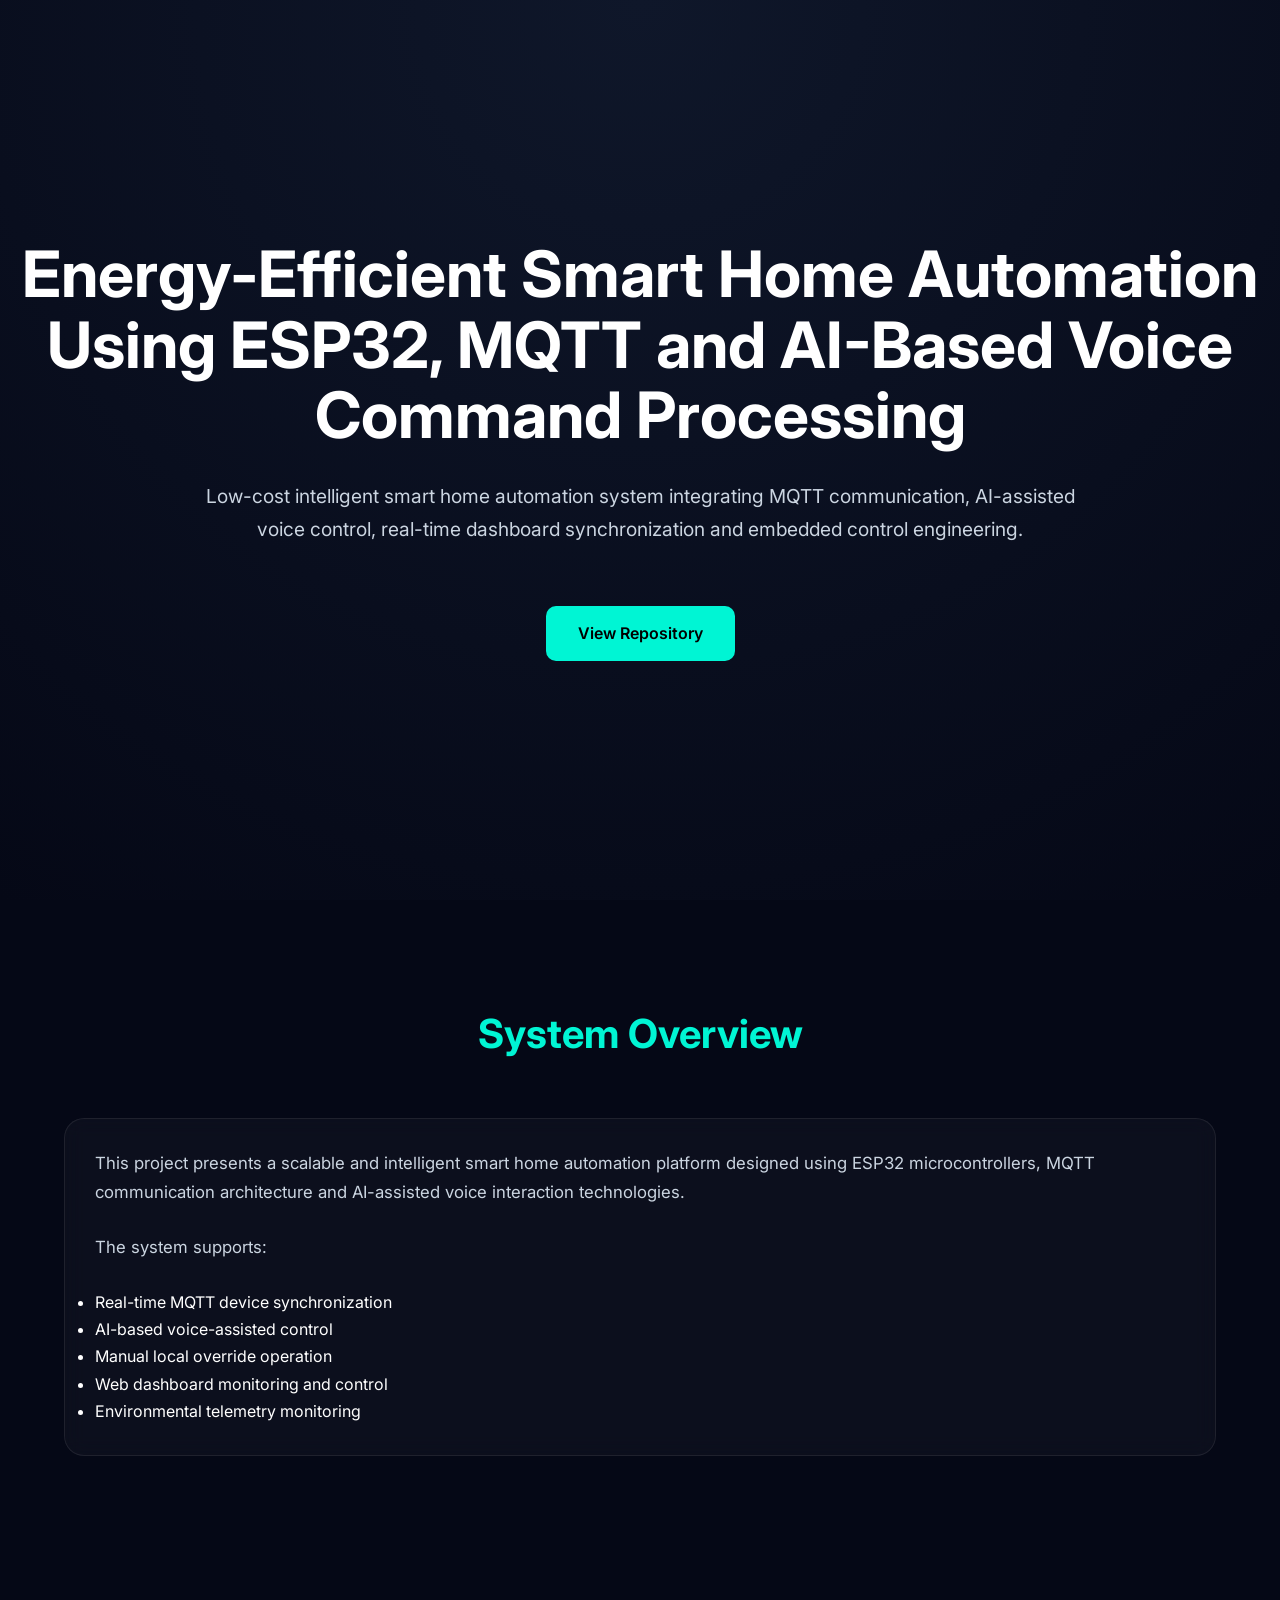
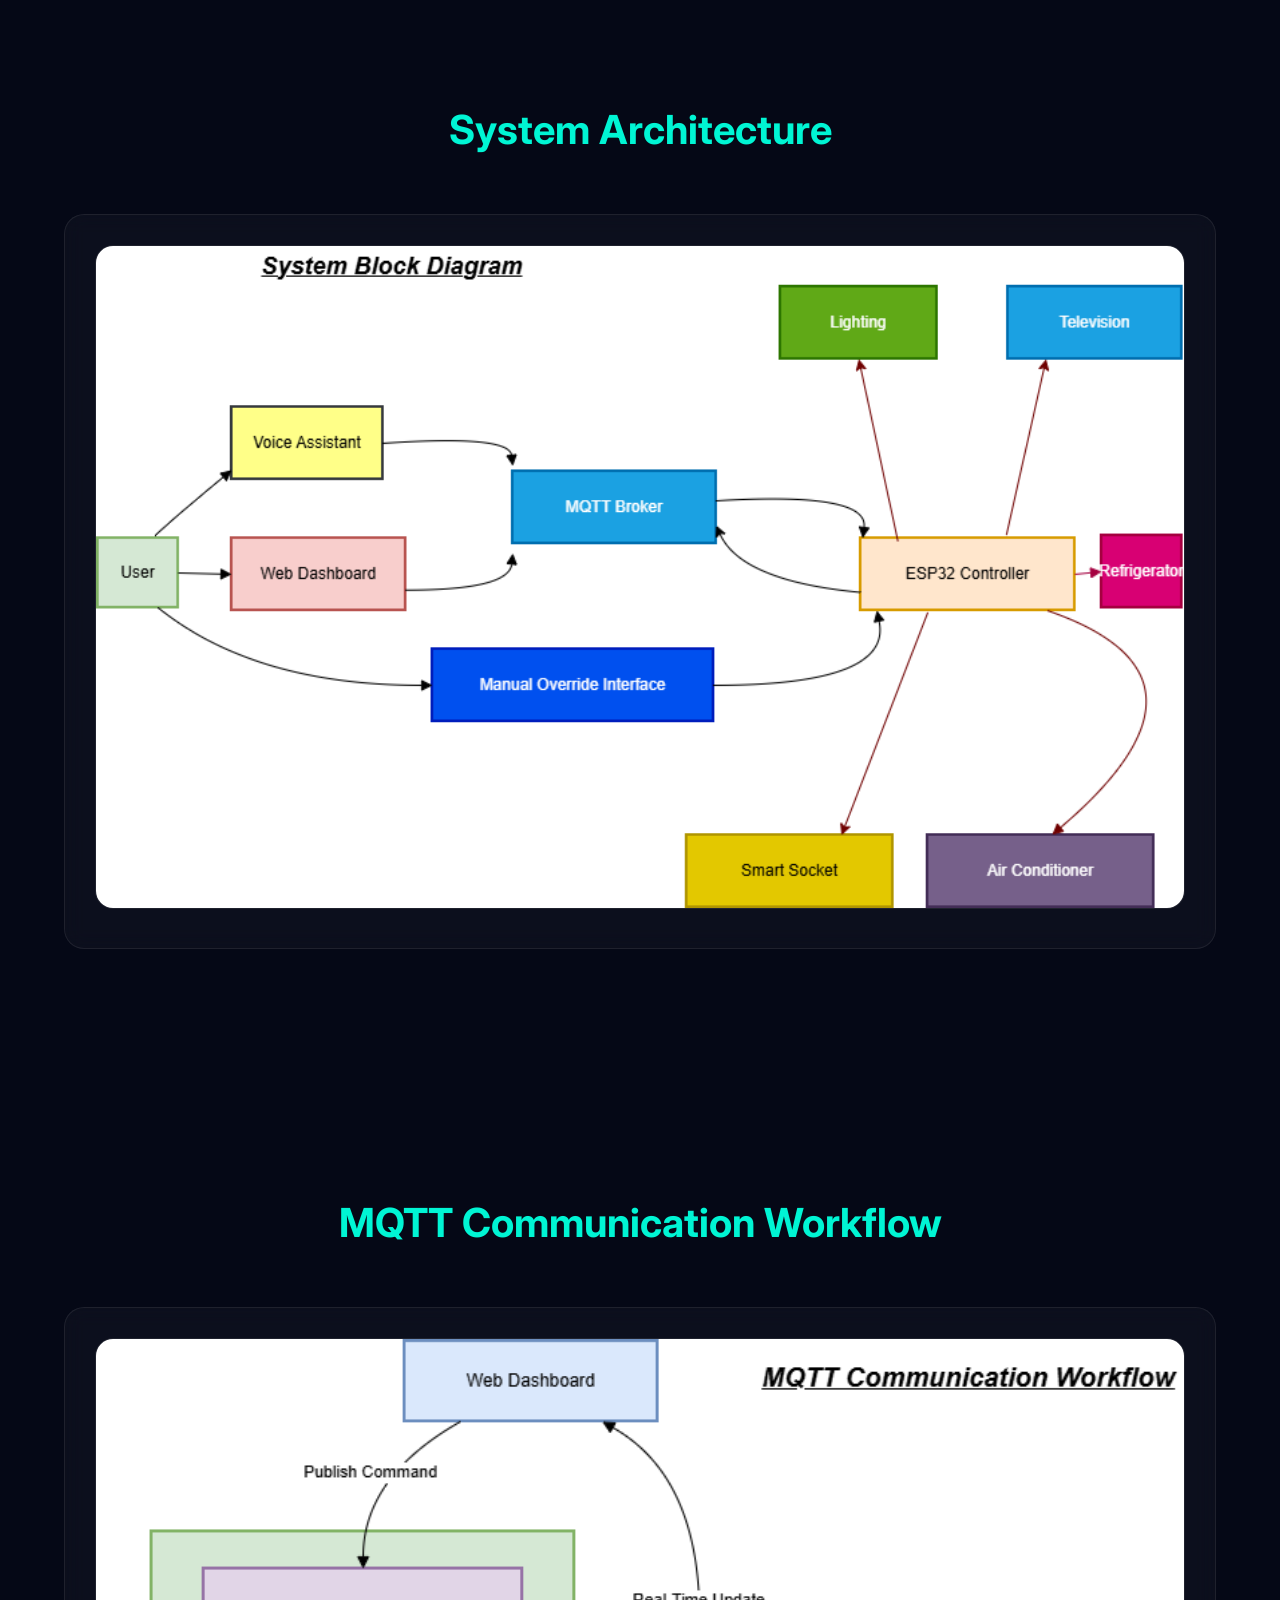
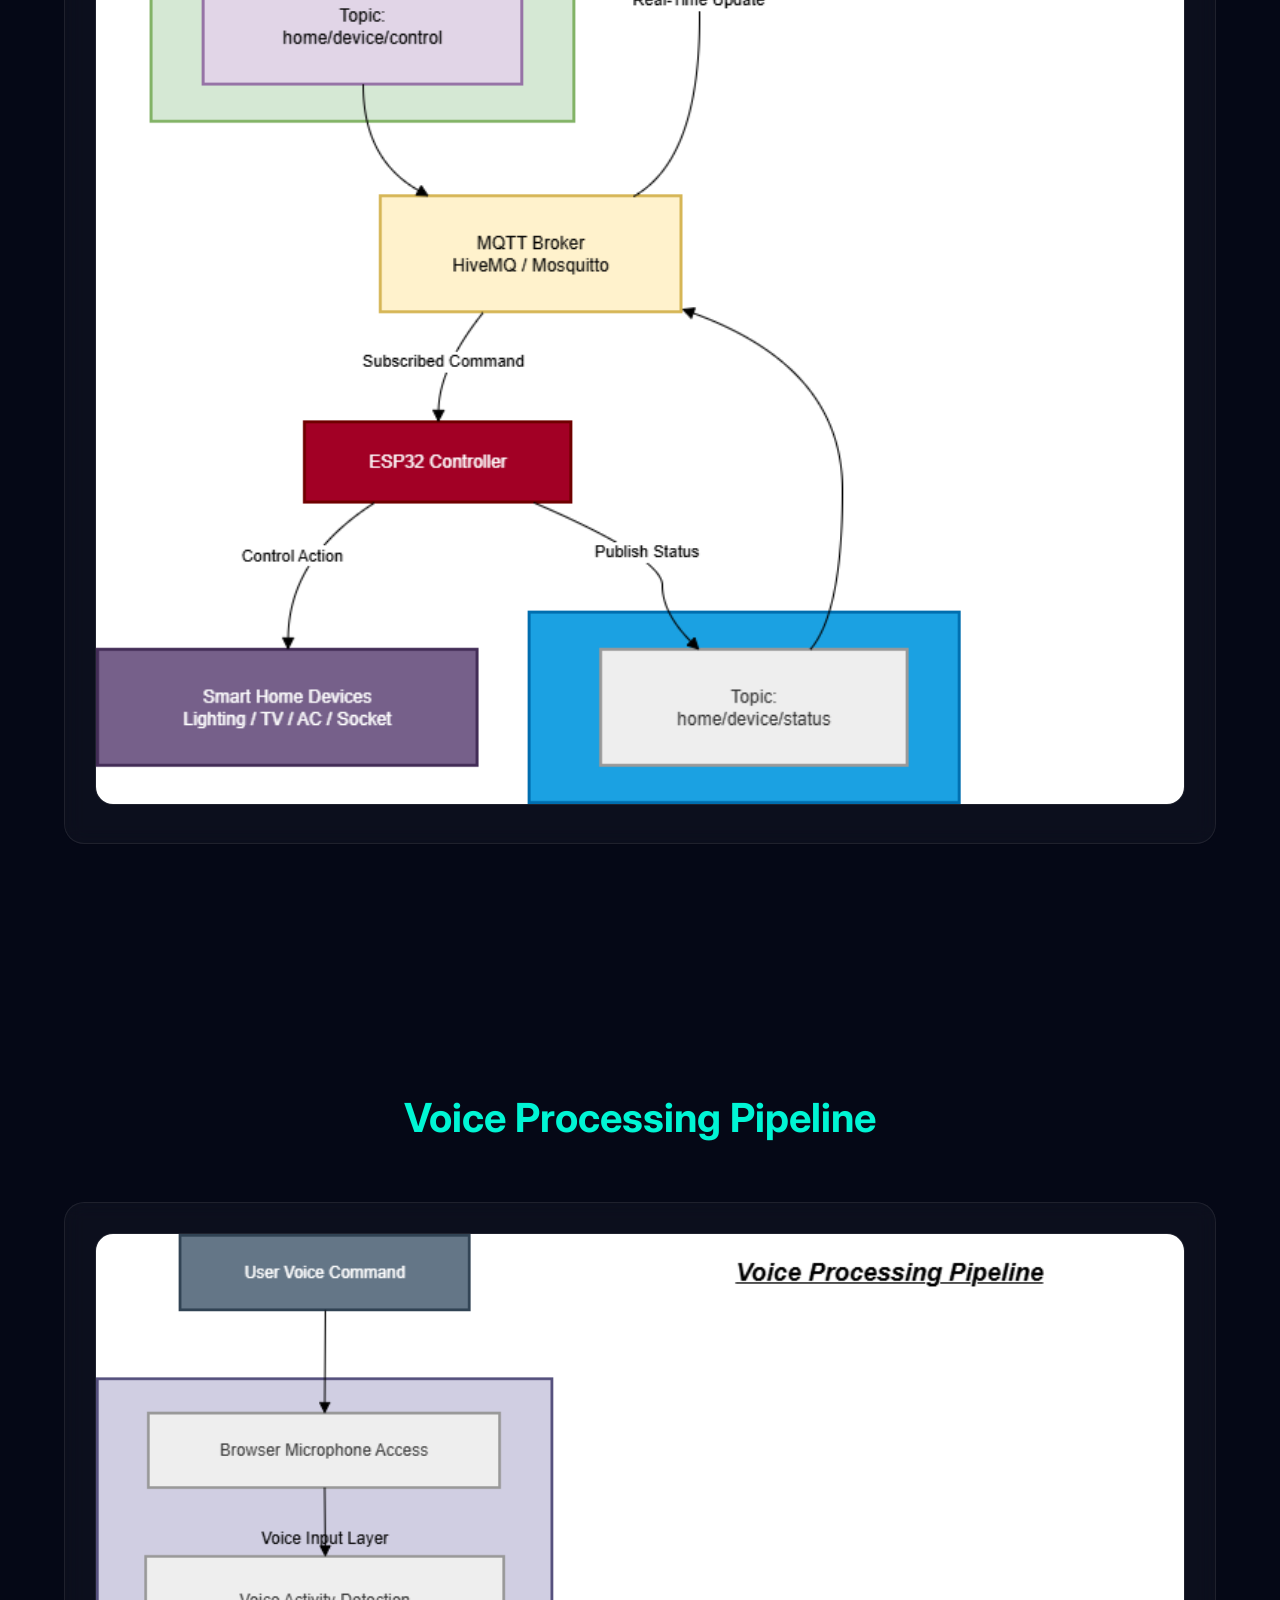
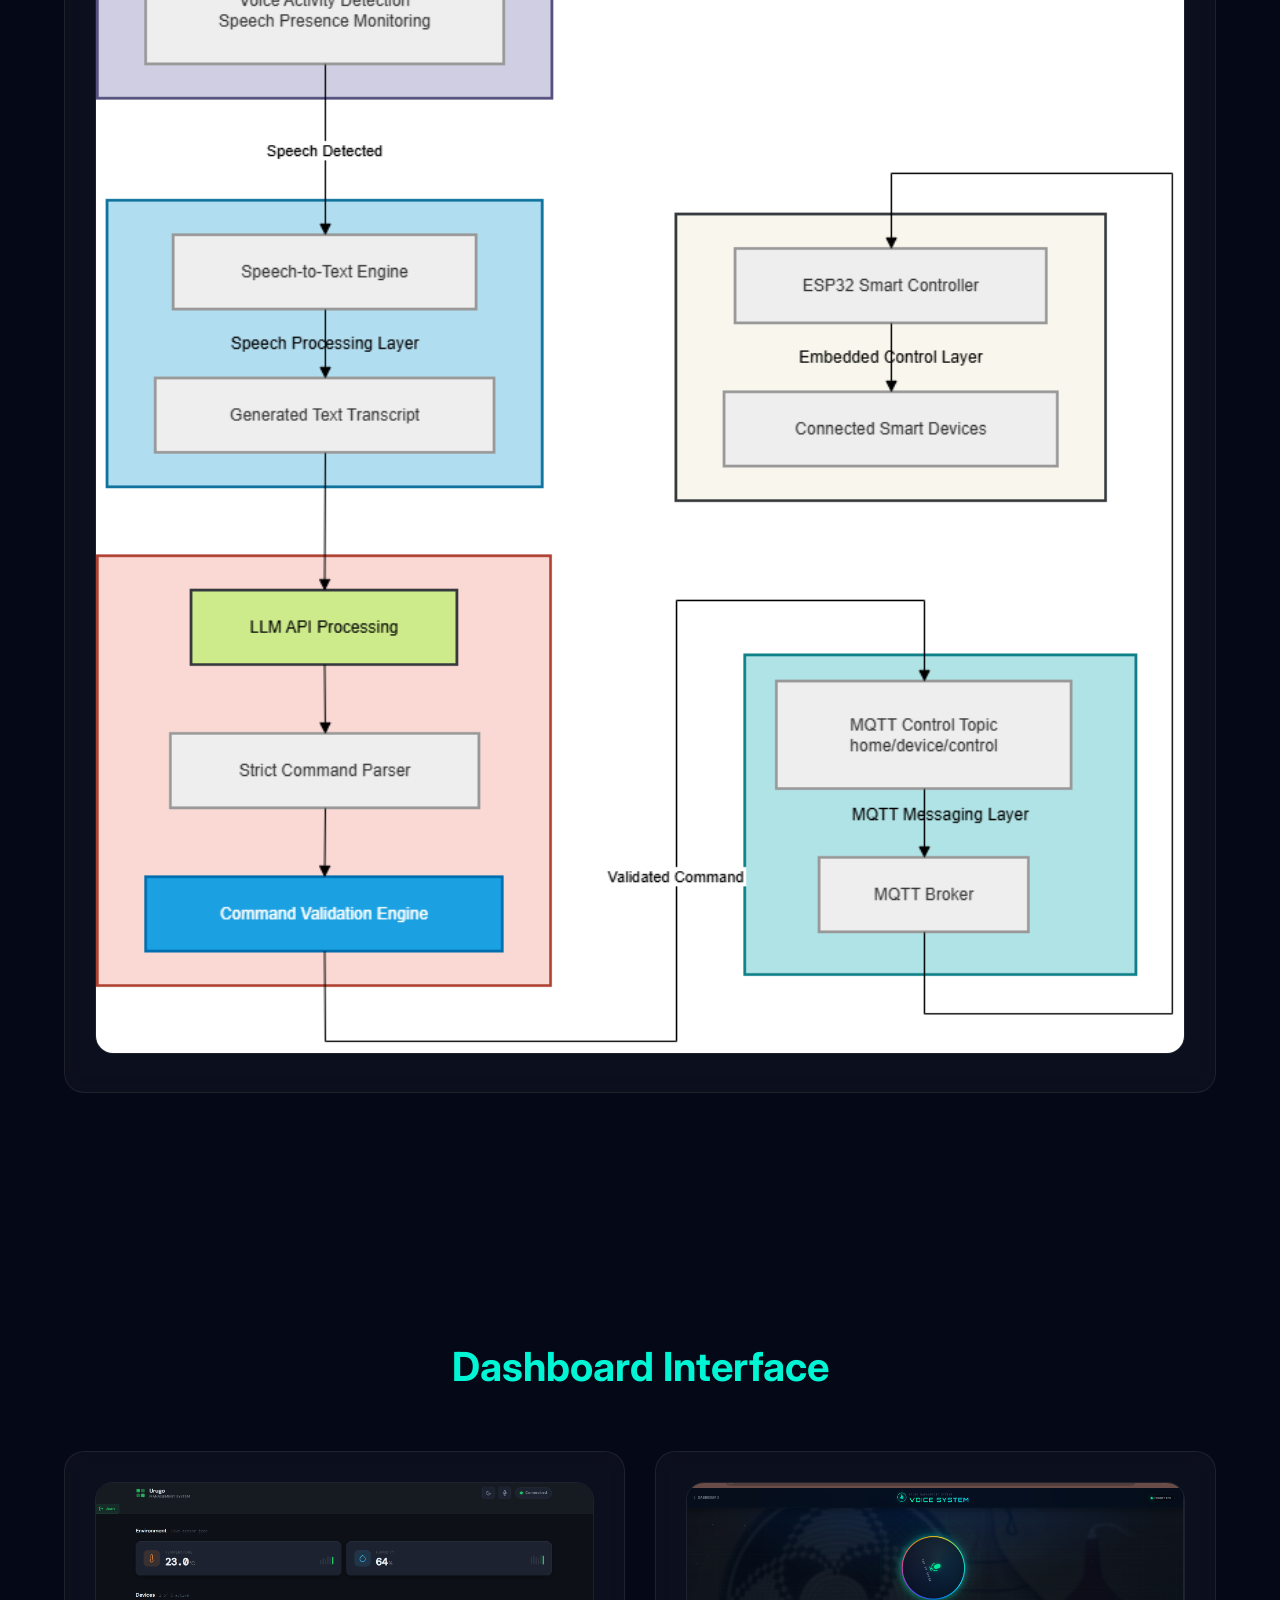
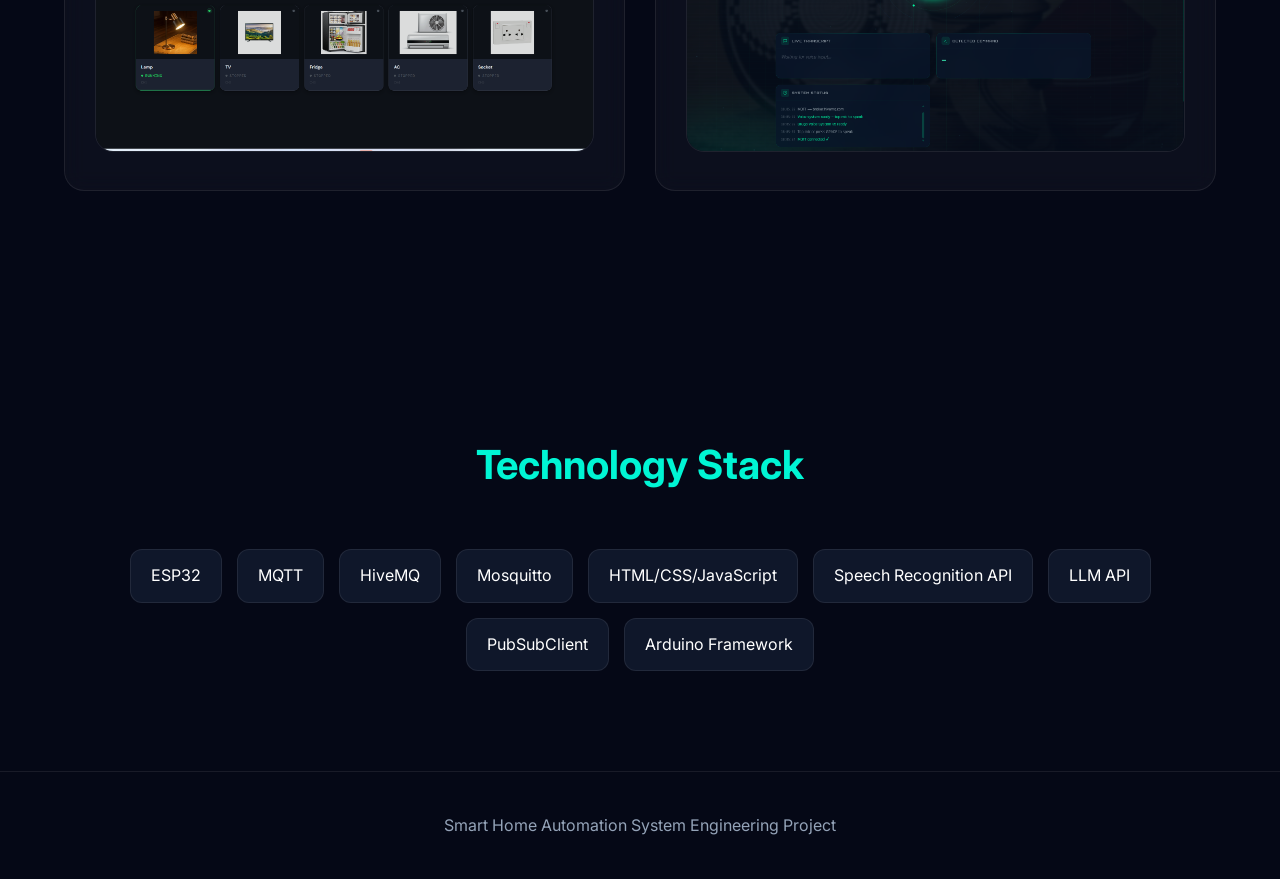
<file: index.html>
<!DOCTYPE html>
<html lang="en">

<head>
  <meta charset="UTF-8" />
  <meta name="viewport" content="width=device-width, initial-scale=1.0" />

  <title>Smart Home Automation System</title>

  <link rel="preconnect" href="https://fonts.googleapis.com">
  <link rel="preconnect" href="https://fonts.gstatic.com" crossorigin>

  <link href="https://fonts.googleapis.com/css2?family=Inter:wght@300;400;500;600;700&display=swap" rel="stylesheet">

  <style>

    *{
      margin:0;
      padding:0;
      box-sizing:border-box;
      scroll-behavior:smooth;
    }

    body{
      background:#050816;
      color:#ffffff;
      font-family:'Inter',sans-serif;
      line-height:1.7;
    }

    a{
      text-decoration:none;
    }

    .container{
      width:90%;
      max-width:1400px;
      margin:auto;
    }

    section{
      padding:100px 0;
    }

    h1,h2,h3{
      font-weight:700;
      margin-bottom:20px;
    }

    h1{
      font-size:4rem;
      line-height:1.1;
    }

    h2{
      font-size:2.5rem;
      color:#00F5D4;
    }

    p{
      color:#cbd5e1;
      font-size:1.05rem;
    }

    .hero{
      min-height:100vh;
      display:flex;
      align-items:center;
      text-align:center;
      background:
      radial-gradient(circle at top,#0f172a,#050816);
    }

    .hero-content{
      width:100%;
    }

    .hero p{
      max-width:900px;
      margin:30px auto;
      font-size:1.2rem;
    }

    .btn{
      display:inline-block;
      margin-top:30px;
      padding:14px 32px;
      border-radius:10px;
      background:#00F5D4;
      color:#000;
      font-weight:600;
      transition:0.3s;
    }

    .btn:hover{
      transform:translateY(-3px);
      box-shadow:0 0 25px #00F5D4;
    }

    .section-title{
      margin-bottom:50px;
      text-align:center;
    }

    .card{
      background:rgba(255,255,255,0.03);
      border:1px solid rgba(255,255,255,0.08);
      border-radius:20px;
      padding:30px;
      backdrop-filter:blur(10px);
      margin-bottom:40px;
    }

    .grid{
      display:grid;
      grid-template-columns:repeat(auto-fit,minmax(320px,1fr));
      gap:30px;
    }

    img{
      width:100%;
      border-radius:18px;
      border:1px solid rgba(255,255,255,0.08);
    }

    .tech-list{
      display:flex;
      flex-wrap:wrap;
      gap:15px;
      justify-content:center;
      margin-top:40px;
    }

    .tech{
      padding:12px 20px;
      border-radius:12px;
      background:#0f172a;
      border:1px solid rgba(255,255,255,0.08);
    }

    footer{
      text-align:center;
      padding:40px 0;
      color:#94a3b8;
      border-top:1px solid rgba(255,255,255,0.08);
    }

  </style>

</head>

<body>

  <!-- HERO -->

  <section class="hero">

    <div class="container hero-content">

      <h1>
        Energy-Efficient Smart Home Automation Using ESP32, MQTT and AI-Based Voice Command Processing
      </h1>

      <p>
        Low-cost intelligent smart home automation system integrating MQTT communication,
        AI-assisted voice control, real-time dashboard synchronization and embedded control engineering.
      </p>

      <a class="btn"
      href="https://github.com/iradukunda3546nj/Energy-Efficient-Smart-Home-Automation-Using-ESP32-MQTT-and-AI-Based-Voice-Command-Processing">
      View Repository
      </a>

    </div>

  </section>

  <!-- OVERVIEW -->

  <section>

    <div class="container">

      <div class="section-title">
        <h2>System Overview</h2>
      </div>

      <div class="card">

        <p>
          This project presents a scalable and intelligent smart home automation platform
          designed using ESP32 microcontrollers, MQTT communication architecture and
          AI-assisted voice interaction technologies.
        </p>

        <br>

        <p>
          The system supports:
        </p>

        <br>

        <ul>
          <li>Real-time MQTT device synchronization</li>
          <li>AI-based voice-assisted control</li>
          <li>Manual local override operation</li>
          <li>Web dashboard monitoring and control</li>
          <li>Environmental telemetry monitoring</li>
        </ul>

      </div>

    </div>

  </section>

  <!-- ARCHITECTURE -->

  <section>

    <div class="container">

      <div class="section-title">
        <h2>System Architecture</h2>
      </div>

      <div class="card">
        <img src="images/SYS BD.drawio.png">
      </div>

    </div>

  </section>

  <!-- MQTT -->

  <section>

    <div class="container">

      <div class="section-title">
        <h2>MQTT Communication Workflow</h2>
      </div>

      <div class="card">
        <img src="images/Mqtt.drawio.png">
      </div>

    </div>

  </section>

  <!-- VOICE -->

  <section>

    <div class="container">

      <div class="section-title">
        <h2>Voice Processing Pipeline</h2>
      </div>

      <div class="card">
        <img src="images/Voice Proc pipeline.drawio.png">
      </div>

    </div>

  </section>

  <!-- DASHBOARD -->

  <section>

    <div class="container">

      <div class="section-title">
        <h2>Dashboard Interface</h2>
      </div>

      <div class="grid">

        <div class="card">
          <img src="images/dashboard_main.png">
        </div>

        <div class="card">
          <img src="images/dashboard_voice.png">
        </div>

      </div>

    </div>

  </section>

  <!-- TECHNOLOGY -->

  <section>

    <div class="container">

      <div class="section-title">
        <h2>Technology Stack</h2>
      </div>

      <div class="tech-list">

        <div class="tech">ESP32</div>
        <div class="tech">MQTT</div>
        <div class="tech">HiveMQ</div>
        <div class="tech">Mosquitto</div>
        <div class="tech">HTML/CSS/JavaScript</div>
        <div class="tech">Speech Recognition API</div>
        <div class="tech">LLM API</div>
        <div class="tech">PubSubClient</div>
        <div class="tech">Arduino Framework</div>

      </div>

    </div>

  </section>

  <!-- FOOTER -->

  <footer>

    Smart Home Automation System Engineering Project

  </footer>

</body>

</html>
</file>
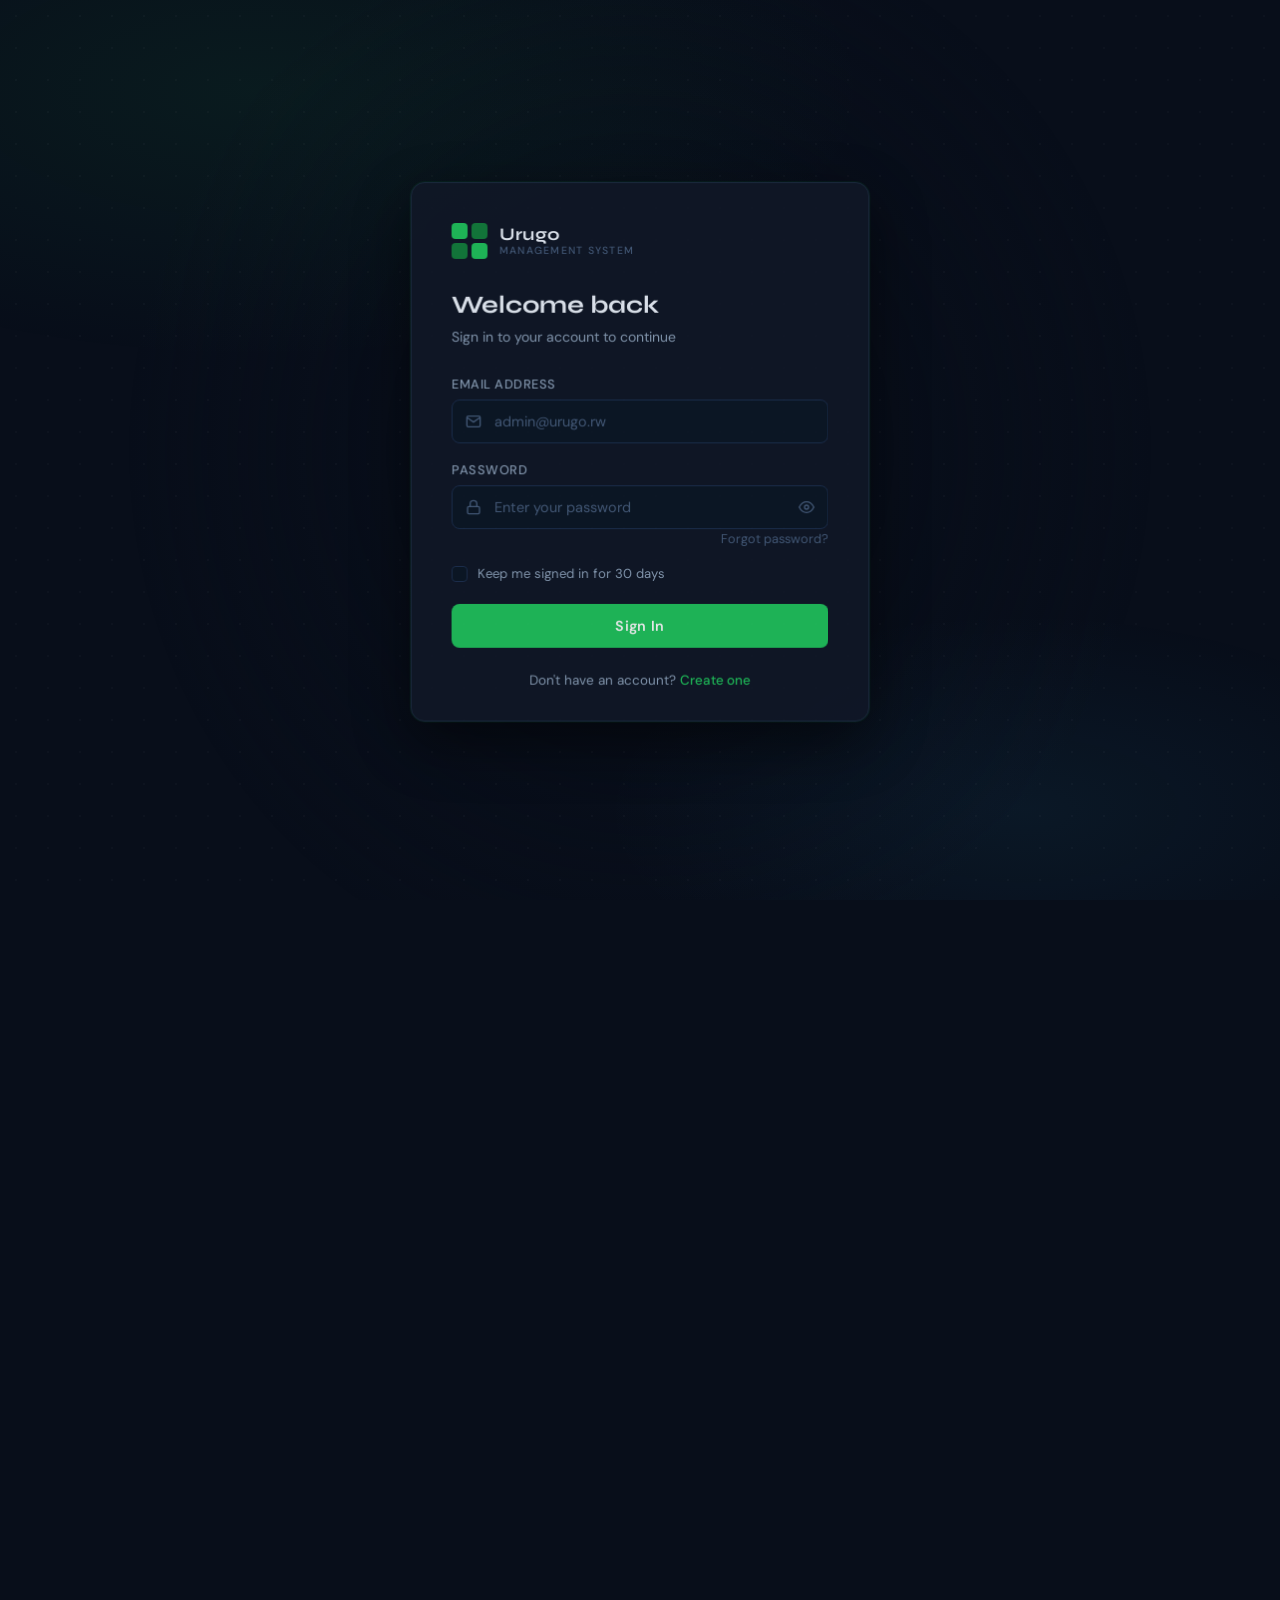
<file: bms/bms/index.html>
<!DOCTYPE html>
<html lang="en">
<head>
  <meta charset="UTF-8" />
  <meta http-equiv="refresh" content="0;url=assets/login/login.html" />
  <title>Urugo Management System</title>
  <style>
    body { margin: 0; background: #080e1a; display: flex; align-items: center;
           justify-content: center; height: 100vh; font-family: sans-serif; }
    p { color: #4a6080; font-size: .85rem; letter-spacing: .08em; text-transform: uppercase; }
    a { color: #22c55e; }
  </style>
</head>
<body>
  <p>Redirecting… <a href="assets/login/login.html">Click here</a> if not redirected.</p>
</body>
</html>
</file>
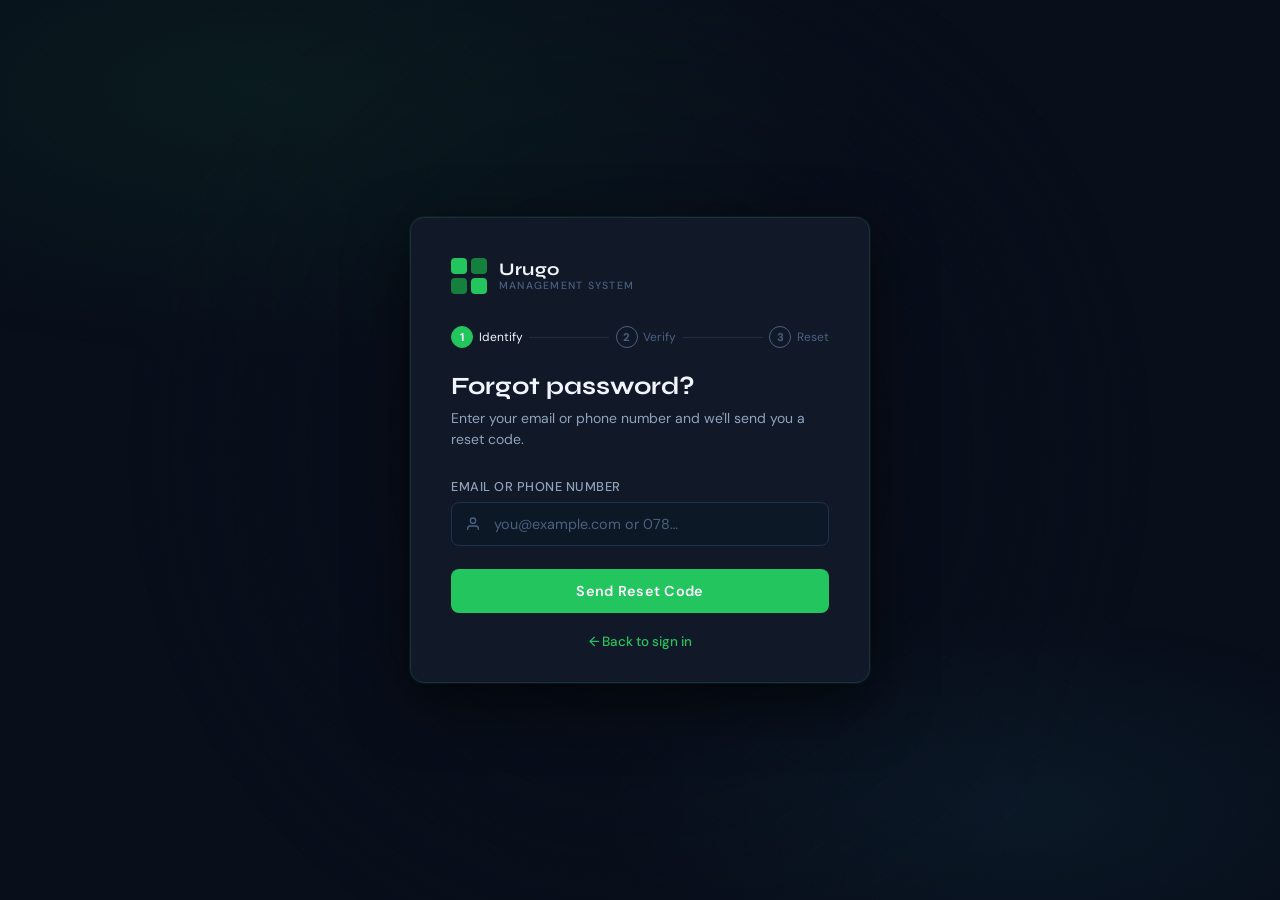
<file: bms/bms/assets/login/forgot-password.html>
<!DOCTYPE html>
<html lang="en">
<head>
  <meta charset="UTF-8" />
  <meta name="viewport" content="width=device-width, initial-scale=1.0" />
  <title>Reset Password — Urugo Management System</title>
  <link rel="stylesheet" href="css/auth.css" />
</head>
<body>
<div class="auth-page">
  <div class="auth-card">

    <!-- Logo -->
    <a href="login.html" class="logo">
      <div class="logo-icon">
        <span></span><span></span>
        <span></span><span></span>
      </div>
      <div class="logo-text">
        <div class="logo-name">Urugo</div>
        <div class="logo-sub">Management System</div>
      </div>
    </a>

    <!-- Step indicator -->
    <div class="steps" id="stepIndicator">
      <div class="step active" id="stepEl1">
        <div class="step-dot">1</div>
        <span>Identify</span>
      </div>
      <div class="step-line" id="line12"></div>
      <div class="step" id="stepEl2">
        <div class="step-dot">2</div>
        <span>Verify</span>
      </div>
      <div class="step-line" id="line23"></div>
      <div class="step" id="stepEl3">
        <div class="step-dot">3</div>
        <span>Reset</span>
      </div>
    </div>

    <!-- ── STEP 1: Request OTP ── -->
    <div id="step1">
      <div class="auth-header">
        <h1 class="auth-title">Forgot password?</h1>
        <p class="auth-subtitle">Enter your email or phone number and we'll send you a reset code.</p>
      </div>

      <form class="auth-form" id="step1Form" novalidate>
        <div class="form-group">
          <label class="form-label" for="identifier">Email or phone number</label>
          <div class="input-wrap">
            <svg class="icon" viewBox="0 0 24 24" fill="none" stroke="currentColor" stroke-width="2"><path d="M20 21v-2a4 4 0 00-4-4H8a4 4 0 00-4 4v2"/><circle cx="12" cy="7" r="4"/></svg>
            <input type="text" id="identifier" placeholder="you@example.com or 078…" autocomplete="off" />
          </div>
        </div>

        <button type="submit" class="btn btn-primary" id="step1Btn">
          <span class="btn-text">Send Reset Code</span>
          <div class="spinner"></div>
        </button>
      </form>
    </div>

    <!-- ── STEP 2: OTP entry ── -->
    <div id="step2" style="display:none">
      <div class="auth-header">
        <h1 class="auth-title">Enter reset code</h1>
        <p class="auth-subtitle" id="step2Subtitle">Enter the 6-digit code we sent you.</p>
      </div>

      <form class="auth-form" id="step2Form" novalidate>
        <div class="otp-group">
          <input class="otp-input" type="text" inputmode="numeric" maxlength="1" data-index="0" />
          <input class="otp-input" type="text" inputmode="numeric" maxlength="1" data-index="1" />
          <input class="otp-input" type="text" inputmode="numeric" maxlength="1" data-index="2" />
          <input class="otp-input" type="text" inputmode="numeric" maxlength="1" data-index="3" />
          <input class="otp-input" type="text" inputmode="numeric" maxlength="1" data-index="4" />
          <input class="otp-input" type="text" inputmode="numeric" maxlength="1" data-index="5" />
        </div>

        <div class="otp-timer">
          Expires in <span id="resetTimer">05:00</span>
          <button type="button" class="resend-btn" id="resetResendBtn">Resend</button>
        </div>

        <button type="submit" class="btn btn-primary" id="step2Btn" disabled>
          <span class="btn-text">Verify Code</span>
          <div class="spinner"></div>
        </button>
      </form>
    </div>

    <!-- ── STEP 3: New password ── -->
    <div id="step3" style="display:none">
      <div class="auth-header">
        <h1 class="auth-title">Set new password</h1>
        <p class="auth-subtitle">Create a strong password you haven't used before.</p>
      </div>

      <form class="auth-form" id="step3Form" novalidate>
        <div class="form-group">
          <label class="form-label" for="newPassword">New password</label>
          <div class="input-wrap">
            <svg class="icon" viewBox="0 0 24 24" fill="none" stroke="currentColor" stroke-width="2"><rect x="3" y="11" width="18" height="11" rx="2" ry="2"/><path d="M7 11V7a5 5 0 0110 0v4"/></svg>
            <input type="password" id="newPassword" placeholder="Min. 8 characters" autocomplete="new-password" />
            <button type="button" class="toggle-pw" aria-label="Toggle"></button>
          </div>
          <div class="pw-strength">
            <div class="strength-bar"><div class="strength-fill" id="resetStrengthFill"></div></div>
            <div class="strength-text" id="resetStrengthText"></div>
          </div>
        </div>

        <div class="form-group">
          <label class="form-label" for="confirmNewPw">Confirm new password</label>
          <div class="input-wrap">
            <svg class="icon" viewBox="0 0 24 24" fill="none" stroke="currentColor" stroke-width="2"><rect x="3" y="11" width="18" height="11" rx="2" ry="2"/><path d="M7 11V7a5 5 0 0110 0v4"/></svg>
            <input type="password" id="confirmNewPw" placeholder="Re-enter new password" autocomplete="new-password" />
            <button type="button" class="toggle-pw" aria-label="Toggle"></button>
          </div>
        </div>

        <button type="submit" class="btn btn-primary" id="step3Btn">
          <span class="btn-text">Reset Password</span>
          <div class="spinner"></div>
        </button>
      </form>
    </div>

    <!-- Back link -->
    <div class="auth-footer" style="margin-top:1.25rem">
      <a href="login.html">← Back to sign in</a>
    </div>

  </div>
</div>

<script src="js/auth.js"></script>
<script>
document.addEventListener('DOMContentLoaded', () => {
  initPasswordStrength('newPassword', 'resetStrengthFill', 'resetStrengthText');

  let resetState = { userId: null, token: null };

  // ── Step helpers ──
  function goStep(n) {
    [1,2,3].forEach(i => {
      document.getElementById(`step${i}`).style.display = i === n ? '' : 'none';
      const el = document.getElementById(`stepEl${i}`);
      el.classList.toggle('active', i === n);
      el.classList.toggle('done',   i < n);
    });
    if (n >= 2) document.getElementById('line12').classList.add('done');
    if (n >= 3) document.getElementById('line23').classList.add('done');
  }

  // ── Step 1 ──
  const identI = document.getElementById('identifier');
  document.getElementById('step1Form').addEventListener('submit', async e => {
    e.preventDefault();
    const val = identI.value.trim();
    if (!val) { fieldError(identI, 'Enter your email or phone'); return; }
    clearFieldError(identI);

    const btn = document.getElementById('step1Btn');
    setLoading(btn, true);
    try {
      const res = await apiPost('php/forgot_password.php', { identifier: val });
      if (res.success) {
        resetState.userId = res.user_id;
        const masked = val.includes('@')
          ? val.replace(/(.{2})(.*)(@.*)/, '$1••••$3')
          : val.slice(0,4) + '••••' + val.slice(-3);
        document.getElementById('step2Subtitle').textContent = `Enter the 6-digit code sent to ${masked}`;
        Toast.success('Reset code sent!');
        goStep(2);
        startResetTimer();
        initOtpInputs();
      } else {
        Toast.error(res.message || 'Account not found');
        fieldError(identI, res.message);
      }
    } catch {
      // Demo
      resetState.userId = 'demo';
      Toast.warning('Demo mode — continuing');
      goStep(2);
      startResetTimer();
      initOtpInputs();
    } finally {
      setLoading(btn, false);
    }
  });

  // ── OTP inputs (step 2) ──
  function initOtpInputs() {
    const inputs = Array.from(document.querySelectorAll('#step2 .otp-input'));
    const btn2   = document.getElementById('step2Btn');

    function checkComplete() {
      btn2.disabled = inputs.some(i => !i.value);
      inputs.forEach(i => i.classList.toggle('filled', !!i.value));
    }

    inputs.forEach((inp, idx) => {
      inp.addEventListener('input', e => {
        inp.value = e.target.value.replace(/\D/g, '').slice(-1);
        checkComplete();
        if (inp.value && idx < inputs.length - 1) inputs[idx + 1].focus();
      });
      inp.addEventListener('keydown', e => {
        if (e.key === 'Backspace' && !inp.value && idx > 0) {
          inputs[idx - 1].value = ''; inputs[idx - 1].focus(); checkComplete();
        }
      });
      inp.addEventListener('paste', e => {
        e.preventDefault();
        const p = (e.clipboardData || window.clipboardData).getData('text').replace(/\D/g, '');
        p.split('').forEach((ch, i) => { if (inputs[i]) inputs[i].value = ch; });
        checkComplete();
        const ne = inputs.findIndex(i => !i.value);
        if (ne !== -1) inputs[ne].focus(); else inputs[5].focus();
      });
    });

    inputs[0].focus();

    document.getElementById('step2Form').addEventListener('submit', async e => {
      e.preventDefault();
      const otp = inputs.map(i => i.value).join('');
      if (otp.length !== 6) return;

      const btn = document.getElementById('step2Btn');
      setLoading(btn, true);
      try {
        const res = await apiPost('php/verify_otp.php', {
          user_id: resetState.userId, otp_code: otp, type: 'reset'
        });
        if (res.success) {
          resetState.token = res.token;
          Toast.success('Code verified!');
          goStep(3);
        } else {
          Toast.error(res.message || 'Invalid code');
          inputs.forEach(i => { i.value = ''; i.classList.remove('filled'); });
          inputs[0].focus(); btn2.disabled = true;
        }
      } catch {
        Toast.success('Demo mode — code accepted');
        resetState.token = 'demo_token';
        goStep(3);
      } finally {
        setLoading(btn, false);
      }
    });
  }

  // ── Timer (step 2) ──
  let timerInterval;
  function startResetTimer() {
    let s = 300;
    const el = document.getElementById('resetTimer');
    const rb = document.getElementById('resetResendBtn');
    clearInterval(timerInterval);
    timerInterval = setInterval(() => {
      s--;
      el.textContent = `${String(Math.floor(s/60)).padStart(2,'0')}:${String(s%60).padStart(2,'0')}`;
      if (s <= 0) { clearInterval(timerInterval); el.textContent = 'Expired'; el.style.color='var(--error)'; rb.classList.add('show'); }
    }, 1000);
    rb.addEventListener('click', () => { s = 300; el.style.color=''; rb.classList.remove('show'); });
  }

  // ── Step 3 ──
  const newPwI  = document.getElementById('newPassword');
  const confPwI = document.getElementById('confirmNewPw');
  [newPwI, confPwI].forEach(i => i.addEventListener('input', () => clearFieldError(i)));

  document.getElementById('step3Form').addEventListener('submit', async e => {
    e.preventDefault();
    clearAllErrors(document.getElementById('step3Form'));
    let ok = true;

    const { strong } = Validate.password(newPwI.value);
    if (!strong) { fieldError(newPwI, 'Password is too weak'); ok = false; }
    if (newPwI.value !== confPwI.value) { fieldError(confPwI, 'Passwords do not match'); ok = false; }
    if (!ok) return;

    const btn = document.getElementById('step3Btn');
    setLoading(btn, true);
    try {
      const res = await apiPost('php/reset_password.php', {
        user_id:      resetState.userId,
        token:        resetState.token,
        new_password: newPwI.value,
      });
      if (res.success) {
        Toast.success('Password reset successfully!');
        setTimeout(() => { window.location.href = 'login.html'; }, 1200);
      } else {
        Toast.error(res.message || 'Reset failed');
      }
    } catch {
      Toast.success('Demo mode — password reset!');
      setTimeout(() => { window.location.href = 'login.html'; }, 1200);
    } finally {
      setLoading(btn, false);
    }
  });
});
</script>
</body>
</html>
</file>
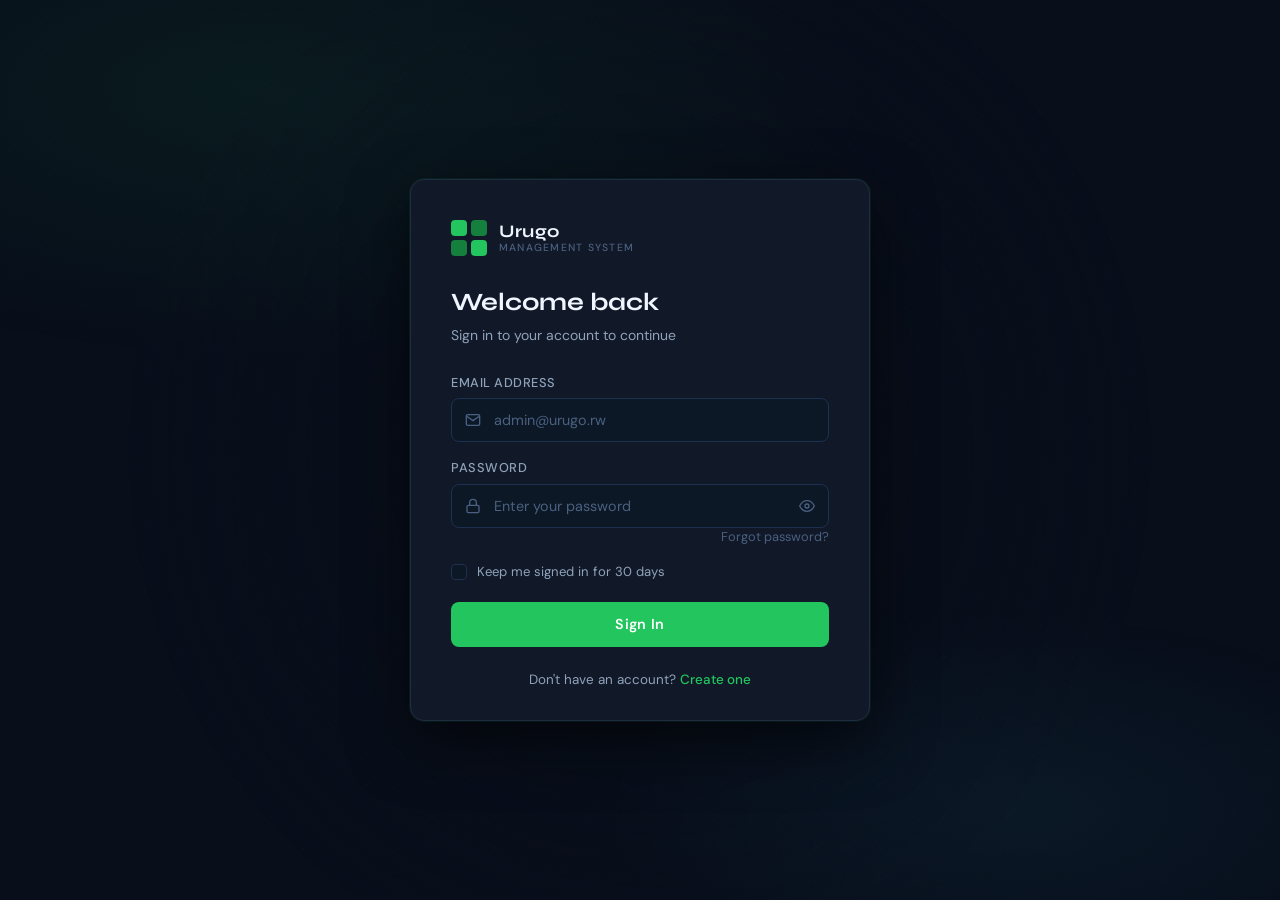
<file: bms/bms/assets/login/login.html>
<!DOCTYPE html>
<html lang="en">
<head>
  <meta charset="UTF-8" />
  <meta name="viewport" content="width=device-width, initial-scale=1.0" />
  <title>Login — Urugo Management System</title>
  <link rel="stylesheet" href="css/auth.css" />
</head>
<body>
<div class="auth-page">
  <div class="auth-card">

    <!-- Logo -->
    <a href="#" class="logo">
      <div class="logo-icon">
        <span></span><span></span>
        <span></span><span></span>
      </div>
      <div class="logo-text">
        <div class="logo-name">Urugo</div>
        <div class="logo-sub">Management System</div>
      </div>
    </a>

    <!-- Header -->
    <div class="auth-header">
      <h1 class="auth-title">Welcome back</h1>
      <p class="auth-subtitle">Sign in to your account to continue</p>
    </div>

    <!-- Form -->
    <form class="auth-form" id="loginForm" novalidate>

      <div class="form-group">
        <label class="form-label" for="email">Email address</label>
        <div class="input-wrap">
          <svg class="icon" viewBox="0 0 24 24" fill="none" stroke="currentColor" stroke-width="2">
            <path d="M4 4h16c1.1 0 2 .9 2 2v12c0 1.1-.9 2-2 2H4c-1.1 0-2-.9-2-2V6c0-1.1.9-2 2-2z"/>
            <polyline points="22,6 12,13 2,6"/>
          </svg>
          <input type="email" id="email" name="email" placeholder="admin@urugo.rw" autocomplete="email" />
        </div>
      </div>

      <div class="form-group">
        <label class="form-label" for="password">Password</label>
        <div class="input-wrap">
          <svg class="icon" viewBox="0 0 24 24" fill="none" stroke="currentColor" stroke-width="2">
            <rect x="3" y="11" width="18" height="11" rx="2" ry="2"/>
            <path d="M7 11V7a5 5 0 0110 0v4"/>
          </svg>
          <input type="password" id="password" name="password" placeholder="Enter your password" autocomplete="current-password" />
          <button type="button" class="toggle-pw" aria-label="Toggle password visibility"></button>
        </div>
        <a href="forgot-password.html" class="forgot-link">Forgot password?</a>
      </div>

      <label class="checkbox-group">
        <input type="checkbox" id="rememberMe" />
        <span class="checkbox-box"></span>
        Keep me signed in for 30 days
      </label>

      <button type="submit" class="btn btn-primary" id="loginBtn">
        <span class="btn-text">Sign In</span>
        <div class="spinner"></div>
      </button>

    </form>

    <div class="auth-footer">
      Don't have an account? <a href="signup.html">Create one</a>
    </div>

  </div>
</div>

<!-- Scripts -->
<script src="js/auth.js"></script>

<script>
document.addEventListener('DOMContentLoaded', () => {

  const form   = document.getElementById('loginForm');
  const btn    = document.getElementById('loginBtn');
  const emailI = document.getElementById('email');
  const passI  = document.getElementById('password');

  function validate() {
    let ok = true;
    clearAllErrors(form);

    if (!emailI.value.trim()) {
      fieldError(emailI, 'Email is required'); ok = false;
    } else if (!Validate.email(emailI.value)) {
      fieldError(emailI, 'Enter a valid email address'); ok = false;
    }

    if (!passI.value) {
      fieldError(passI, 'Password is required'); ok = false;
    }

    return ok;
  }

  [emailI, passI].forEach(i => i.addEventListener('input', () => clearFieldError(i)));

  form.addEventListener('submit', async e => {
    e.preventDefault();
    if (!validate()) return;

    setLoading(btn, true);

    try {
      const res = await apiPost('php/login.php', {
        email:       emailI.value.trim(),
        password:    passI.value,
        remember_me: document.getElementById('rememberMe').checked,
      });

      if (res.success) {
        Toast.success('Login successful! Redirecting…');

        setTimeout(() => {
          // ✅ FIXED REDIRECT (ABSOLUTE PATH)
          window.location.href = res.redirect || '/bms/dashboard.html';
        }, 900);

      } else {
        Toast.error(res.message || 'Invalid credentials');

        if (res.field === 'email')    fieldError(emailI, res.message);
        if (res.field === 'password') fieldError(passI,  res.message);
      }

    } catch (err) {
      // Demo fallback
      Toast.warning('Backend not connected — demo mode');

      setTimeout(() => {
        // ✅ FIXED REDIRECT HERE TOO
        window.location.href = '/bms/dashboard.html';
      }, 1200);

    } finally {
      setLoading(btn, false);
    }
  });
});
</script>

</body>
</html>
</file>
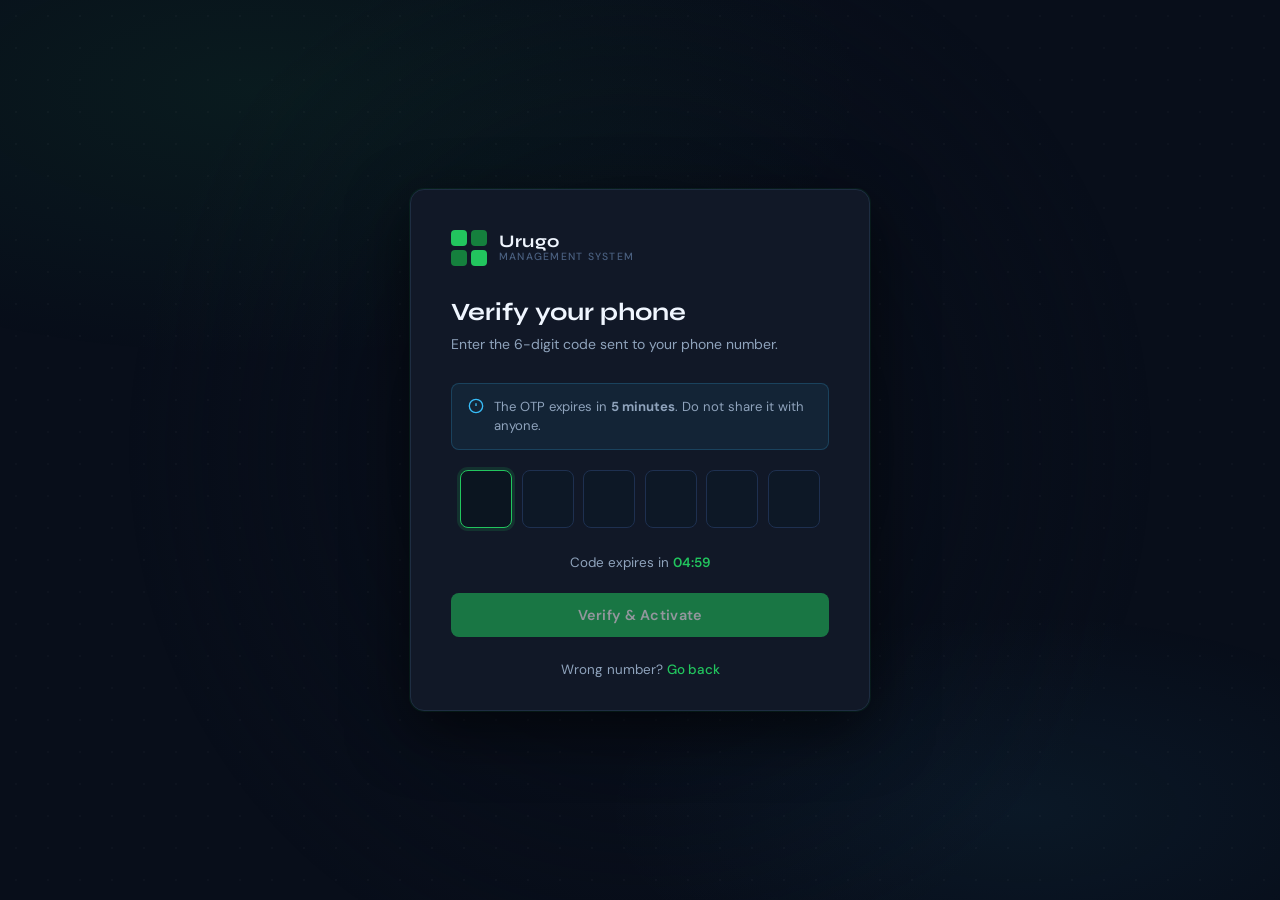
<file: bms/bms/assets/login/otp-verification.html>
<!DOCTYPE html>
<html lang="en">
<head>
  <meta charset="UTF-8" />
  <meta name="viewport" content="width=device-width, initial-scale=1.0" />
  <title>Verify OTP — Urugo Management System</title>
  <link rel="stylesheet" href="css/auth.css" />
</head>
<body>
<div class="auth-page">
  <div class="auth-card">

    <!-- Logo -->
    <a href="login.html" class="logo">
      <div class="logo-icon">
        <span></span><span></span>
        <span></span><span></span>
      </div>
      <div class="logo-text">
        <div class="logo-name">Urugo</div>
        <div class="logo-sub">Management System</div>
      </div>
    </a>

    <!-- Header -->
    <div class="auth-header">
      <h1 class="auth-title">Verify your phone</h1>
      <p class="auth-subtitle" id="otpSubtitle">
        Enter the 6-digit code sent to your phone number.
      </p>
    </div>

    <!-- Info box -->
    <div class="info-box" style="margin-bottom:1.25rem">
      <svg width="16" height="16" viewBox="0 0 24 24" fill="none" stroke="currentColor" stroke-width="2"><circle cx="12" cy="12" r="10"/><line x1="12" y1="8" x2="12" y2="12"/><line x1="12" y1="16" x2="12.01" y2="16"/></svg>
      <span>The OTP expires in <strong>5 minutes</strong>. Do not share it with anyone.</span>
    </div>

    <!-- OTP Form -->
    <form class="auth-form" id="otpForm" novalidate>

      <div class="otp-group" id="otpGroup">
        <input class="otp-input" type="text" inputmode="numeric" maxlength="1" data-index="0" aria-label="OTP digit 1" />
        <input class="otp-input" type="text" inputmode="numeric" maxlength="1" data-index="1" aria-label="OTP digit 2" />
        <input class="otp-input" type="text" inputmode="numeric" maxlength="1" data-index="2" aria-label="OTP digit 3" />
        <input class="otp-input" type="text" inputmode="numeric" maxlength="1" data-index="3" aria-label="OTP digit 4" />
        <input class="otp-input" type="text" inputmode="numeric" maxlength="1" data-index="4" aria-label="OTP digit 5" />
        <input class="otp-input" type="text" inputmode="numeric" maxlength="1" data-index="5" aria-label="OTP digit 6" />
      </div>

      <!-- Timer -->
      <div class="otp-timer">
        Code expires in <span id="timerDisplay">05:00</span>
        <button type="button" class="resend-btn" id="resendBtn">Resend code</button>
      </div>

      <button type="submit" class="btn btn-primary" id="verifyBtn" disabled>
        <span class="btn-text">Verify &amp; Activate</span>
        <div class="spinner"></div>
      </button>

    </form>

    <div class="auth-footer">
      Wrong number? <a href="signup.html">Go back</a>
    </div>

  </div>
</div>

<script src="js/auth.js"></script>
<script>
document.addEventListener('DOMContentLoaded', () => {
  // Load pending user from sessionStorage
  const pending = JSON.parse(sessionStorage.getItem('urugo_pending_user') || '{}');
  const subtitle = document.getElementById('otpSubtitle');
  if (pending.phone) {
    const masked = pending.phone.slice(0, 5) + '••••' + pending.phone.slice(-3);
    subtitle.textContent = `Enter the 6-digit code sent to ${masked}`;
  }

  // OTP inputs behaviour
  const inputs  = Array.from(document.querySelectorAll('.otp-input'));
  const verifyBtn = document.getElementById('verifyBtn');

  function getOtp() { return inputs.map(i => i.value).join(''); }
  function checkComplete() {
    const complete = getOtp().length === 6;
    verifyBtn.disabled = !complete;
    inputs.forEach(i => i.classList.toggle('filled', i.value !== ''));
  }

  inputs.forEach((inp, idx) => {
    inp.addEventListener('input', e => {
      const val = e.target.value.replace(/\D/g, '');
      inp.value = val.slice(-1);
      checkComplete();
      if (val && idx < inputs.length - 1) inputs[idx + 1].focus();
    });

    inp.addEventListener('keydown', e => {
      if (e.key === 'Backspace' && !inp.value && idx > 0) {
        inputs[idx - 1].focus();
        inputs[idx - 1].value = '';
        checkComplete();
      }
      if (e.key === 'ArrowLeft'  && idx > 0)               inputs[idx - 1].focus();
      if (e.key === 'ArrowRight' && idx < inputs.length -1) inputs[idx + 1].focus();
    });

    // Support pasting full OTP
    inp.addEventListener('paste', e => {
      e.preventDefault();
      const pasted = (e.clipboardData || window.clipboardData).getData('text').replace(/\D/g, '');
      pasted.split('').forEach((ch, i) => { if (inputs[i]) inputs[i].value = ch; });
      checkComplete();
      const nextEmpty = inputs.findIndex(i => !i.value);
      if (nextEmpty !== -1) inputs[nextEmpty].focus(); else inputs[5].focus();
    });
  });

  inputs[0].focus();

  // Countdown timer
  let secondsLeft = 300;
  const timerEl   = document.getElementById('timerDisplay');
  const resendBtn  = document.getElementById('resendBtn');

  function updateTimer() {
    const m = String(Math.floor(secondsLeft / 60)).padStart(2, '0');
    const s = String(secondsLeft % 60).padStart(2, '0');
    timerEl.textContent = `${m}:${s}`;

    if (secondsLeft <= 0) {
      clearInterval(timerInterval);
      timerEl.textContent = 'Expired';
      timerEl.style.color = 'var(--error)';
      resendBtn.classList.add('show');
      verifyBtn.disabled = true;
    }
    secondsLeft--;
  }

  updateTimer();
  const timerInterval = setInterval(updateTimer, 1000);

  resendBtn.addEventListener('click', async () => {
    resendBtn.textContent = 'Sending…';
    resendBtn.disabled = true;
    try {
      await apiPost('php/resend_otp.php', { user_id: pending.userId });
      Toast.success('New OTP sent to your phone');
    } catch {
      Toast.warning('Demo mode — OTP re-sent (simulated)');
    }
    secondsLeft = 300;
    resendBtn.classList.remove('show');
    resendBtn.textContent = 'Resend code';
    resendBtn.disabled = false;
    timerEl.style.color = '';
  });

  // Submit
  document.getElementById('otpForm').addEventListener('submit', async e => {
    e.preventDefault();
    const otp = getOtp();
    if (otp.length !== 6) { Toast.error('Enter all 6 digits'); return; }

    setLoading(verifyBtn, true);
    try {
      const res = await apiPost('php/verify_otp.php', {
        user_id: pending.userId,
        otp_code: otp,
        type: 'signup',
      });

      if (res.success) {
        sessionStorage.removeItem('urugo_pending_user');
        Toast.success('Phone verified! Account activated.');
        setTimeout(() => { window.location.href = 'login.html'; }, 1100);
      } else {
        Toast.error(res.message || 'Invalid OTP');
        inputs.forEach(i => { i.value = ''; i.classList.remove('filled'); });
        inputs[0].focus();
        verifyBtn.disabled = true;
      }
    } catch {
      // Demo mode
      Toast.success('Demo mode — account activated!');
      sessionStorage.removeItem('urugo_pending_user');
      setTimeout(() => { window.location.href = 'login.html'; }, 1100);
    } finally {
      setLoading(verifyBtn, false);
    }
  });
});
</script>
</body>
</html>
</file>
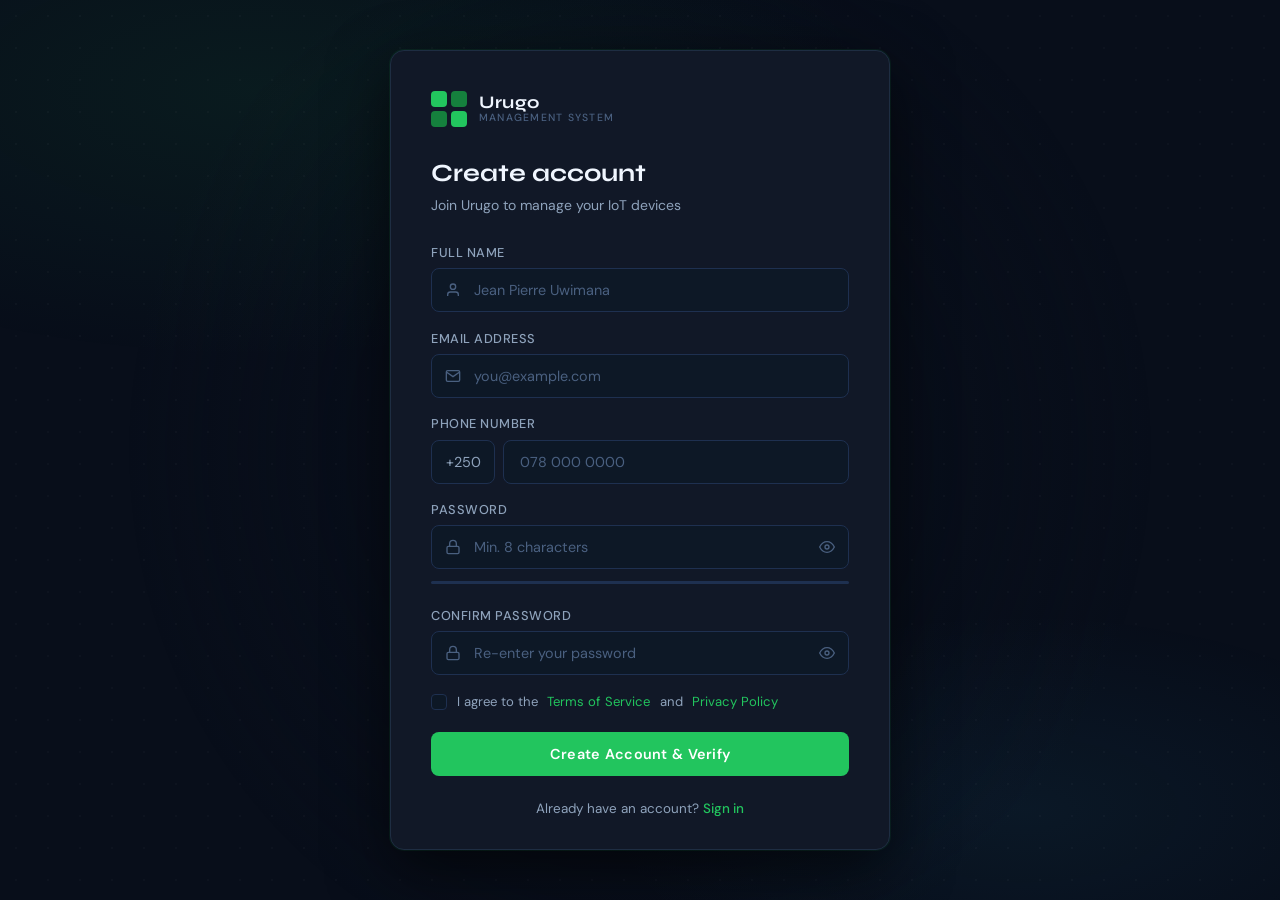
<file: bms/bms/assets/login/signup.html>
<!DOCTYPE html>
<html lang="en">
<head>
  <meta charset="UTF-8" />
  <meta name="viewport" content="width=device-width, initial-scale=1.0" />
  <title>Sign Up — Urugo Management System</title>
  <link rel="stylesheet" href="css/auth.css" />
</head>
<body>
<div class="auth-page">
  <div class="auth-card" style="max-width:500px">

    <!-- Logo -->
    <a href="login.html" class="logo">
      <div class="logo-icon">
        <span></span><span></span>
        <span></span><span></span>
      </div>
      <div class="logo-text">
        <div class="logo-name">Urugo</div>
        <div class="logo-sub">Management System</div>
      </div>
    </a>

    <!-- Header -->
    <div class="auth-header">
      <h1 class="auth-title">Create account</h1>
      <p class="auth-subtitle">Join Urugo to manage your IoT devices</p>
    </div>

    <!-- Form -->
    <form class="auth-form" id="signupForm" novalidate>

      <div class="form-group">
        <label class="form-label" for="fullName">Full name</label>
        <div class="input-wrap">
          <svg class="icon" viewBox="0 0 24 24" fill="none" stroke="currentColor" stroke-width="2"><path d="M20 21v-2a4 4 0 00-4-4H8a4 4 0 00-4 4v2"/><circle cx="12" cy="7" r="4"/></svg>
          <input type="text" id="fullName" name="full_name" placeholder="Jean Pierre Uwimana" autocomplete="name" />
        </div>
      </div>

      <div class="form-group">
        <label class="form-label" for="email">Email address</label>
        <div class="input-wrap">
          <svg class="icon" viewBox="0 0 24 24" fill="none" stroke="currentColor" stroke-width="2"><path d="M4 4h16c1.1 0 2 .9 2 2v12c0 1.1-.9 2-2 2H4c-1.1 0-2-.9-2-2V6c0-1.1.9-2 2-2z"/><polyline points="22,6 12,13 2,6"/></svg>
          <input type="email" id="email" name="email" placeholder="you@example.com" autocomplete="email" />
        </div>
      </div>

      <div class="form-group">
        <label class="form-label" for="phone">Phone number</label>
        <div class="phone-group">
          <div class="phone-prefix">+250</div>
          <div class="input-wrap">
            <input type="tel" id="phone" name="phone" placeholder="078 000 0000" autocomplete="tel-local" maxlength="12" />
          </div>
        </div>
      </div>

      <div class="form-group">
        <label class="form-label" for="password">Password</label>
        <div class="input-wrap">
          <svg class="icon" viewBox="0 0 24 24" fill="none" stroke="currentColor" stroke-width="2"><rect x="3" y="11" width="18" height="11" rx="2" ry="2"/><path d="M7 11V7a5 5 0 0110 0v4"/></svg>
          <input type="password" id="password" name="password" placeholder="Min. 8 characters" autocomplete="new-password" />
          <button type="button" class="toggle-pw" aria-label="Toggle password visibility"></button>
        </div>
        <div class="pw-strength">
          <div class="strength-bar"><div class="strength-fill" id="strengthFill"></div></div>
          <div class="strength-text" id="strengthText"></div>
        </div>
      </div>

      <div class="form-group">
        <label class="form-label" for="confirmPassword">Confirm password</label>
        <div class="input-wrap">
          <svg class="icon" viewBox="0 0 24 24" fill="none" stroke="currentColor" stroke-width="2"><rect x="3" y="11" width="18" height="11" rx="2" ry="2"/><path d="M7 11V7a5 5 0 0110 0v4"/></svg>
          <input type="password" id="confirmPassword" name="confirm_password" placeholder="Re-enter your password" autocomplete="new-password" />
          <button type="button" class="toggle-pw" aria-label="Toggle password visibility"></button>
        </div>
      </div>

      <label class="checkbox-group">
        <input type="checkbox" id="terms" />
        <span class="checkbox-box"></span>
        I agree to the <a href="#">Terms of Service</a> and <a href="#">Privacy Policy</a>
      </label>

      <button type="submit" class="btn btn-primary" id="signupBtn">
        <span class="btn-text">Create Account &amp; Verify</span>
        <div class="spinner"></div>
      </button>

    </form>

    <div class="auth-footer">
      Already have an account? <a href="login.html">Sign in</a>
    </div>

  </div>
</div>

<script src="js/auth.js"></script>
<script>
document.addEventListener('DOMContentLoaded', () => {
  initPasswordStrength('password', 'strengthFill', 'strengthText');

  const form    = document.getElementById('signupForm');
  const btn     = document.getElementById('signupBtn');
  const nameI   = document.getElementById('fullName');
  const emailI  = document.getElementById('email');
  const phoneI  = document.getElementById('phone');
  const passI   = document.getElementById('password');
  const confI   = document.getElementById('confirmPassword');
  const termsI  = document.getElementById('terms');

  const fields = [nameI, emailI, phoneI, passI, confI];
  fields.forEach(i => i.addEventListener('input', () => clearFieldError(i)));

  function validate() {
    clearAllErrors(form);
    let ok = true;

    if (!nameI.value.trim() || nameI.value.trim().length < 3) {
      fieldError(nameI, 'Enter your full name (min 3 characters)'); ok = false;
    }
    if (!Validate.email(emailI.value)) {
      fieldError(emailI, 'Enter a valid email address'); ok = false;
    }
    if (!Validate.phone(phoneI.value)) {
      fieldError(phoneI, 'Enter a valid 9-digit phone number'); ok = false;
    }
    const pwCheck = Validate.password(passI.value);
    if (!pwCheck.strong) {
      fieldError(passI, 'Password must be at least 8 chars with upper, lower, number & symbol'); ok = false;
    }
    if (passI.value !== confI.value) {
      fieldError(confI, 'Passwords do not match'); ok = false;
    }
    if (!termsI.checked) {
      Toast.warning('Please accept the Terms of Service to continue');
      ok = false;
    }

    return ok;
  }

  form.addEventListener('submit', async e => {
    e.preventDefault();
    if (!validate()) return;

    setLoading(btn, true);
    try {
      const res = await apiPost('php/register.php', {
        full_name:        nameI.value.trim(),
        email:            emailI.value.trim(),
        phone:            '+250' + phoneI.value.replace(/\s/g, ''),
        password:         passI.value,
        confirm_password: confI.value,
      });

      if (res.success) {
        Toast.success('Account created! Check your phone for the OTP.');
        sessionStorage.setItem('urugo_pending_user', JSON.stringify({
          email: emailI.value.trim(),
          phone: '+250' + phoneI.value.replace(/\s/g, ''),
          userId: res.user_id,
        }));
        setTimeout(() => { window.location.href = 'otp-verification.html'; }, 1000);
      } else {
        Toast.error(res.message || 'Registration failed');
        if (res.field) fieldError(document.getElementById(res.field), res.message);
      }
    } catch (err) {
      // Demo mode
      Toast.warning('Demo mode — redirecting to OTP page');
      sessionStorage.setItem('urugo_pending_user', JSON.stringify({
        email: emailI.value.trim(),
        phone: '+250' + phoneI.value.replace(/\s/g, ''),
        userId: 'demo',
      }));
      setTimeout(() => { window.location.href = 'otp-verification.html'; }, 1000);
    } finally {
      setLoading(btn, false);
    }
  });
});
</script>
</body>
</html>
</file>
<file: bms/bms/assets/login/css/auth.css>
/* ============================================
   Urugo Management System — Auth Styles
   Dark Theme | Green + Blue Accents
   ============================================ */

@import url('https://fonts.googleapis.com/css2?family=Syne:wght@400;500;600;700;800&family=DM+Sans:ital,opsz,wght@0,9..40,300;0,9..40,400;0,9..40,500;0,9..40,600;1,9..40,300&display=swap');

:root {
  --bg-primary:      #080e1a;
  --bg-secondary:    #0d1626;
  --card-bg:         #111827;
  --card-border:     #1e2d42;
  --accent-green:    #22c55e;
  --accent-green-dim:#16a34a;
  --accent-blue:     #38bdf8;
  --accent-blue-dim: #0ea5e9;
  --text-primary:    #f0f6ff;
  --text-secondary:  #8fa3bc;
  --text-muted:      #4a6080;
  --input-bg:        #0d1826;
  --input-border:    #1e3050;
  --input-focus:     #22c55e;
  --error:           #f87171;
  --success:         #4ade80;
  --warning:         #fbbf24;
  --shadow-card:     0 0 0 1px rgba(34,197,94,.08), 0 20px 60px rgba(0,0,0,.6);
  --shadow-glow:     0 0 40px rgba(34,197,94,.12);
  --radius:          14px;
  --radius-sm:       8px;
  --transition:      all .22s cubic-bezier(.4,0,.2,1);
}

*, *::before, *::after { box-sizing: border-box; margin: 0; padding: 0; }

html { font-size: 16px; scroll-behavior: smooth; }

body {
  font-family: 'DM Sans', sans-serif;
  background: var(--bg-primary);
  color: var(--text-primary);
  min-height: 100vh;
  display: flex;
  align-items: center;
  justify-content: center;
  overflow-x: hidden;
  position: relative;
}

/* ── Background mesh ── */
body::before {
  content: '';
  position: fixed;
  inset: 0;
  background:
    radial-gradient(ellipse 80% 50% at 20% 10%, rgba(34,197,94,.07) 0%, transparent 60%),
    radial-gradient(ellipse 60% 40% at 80% 90%, rgba(56,189,248,.06) 0%, transparent 55%),
    radial-gradient(ellipse 40% 60% at 50% 50%, rgba(8,14,26,1) 0%, transparent 100%);
  pointer-events: none;
  z-index: 0;
}

/* Grid dots texture */
body::after {
  content: '';
  position: fixed;
  inset: 0;
  background-image: radial-gradient(circle, rgba(255,255,255,.025) 1px, transparent 1px);
  background-size: 32px 32px;
  pointer-events: none;
  z-index: 0;
}

/* ── Page wrapper ── */
.auth-page {
  position: relative;
  z-index: 1;
  width: 100%;
  min-height: 100vh;
  display: flex;
  align-items: center;
  justify-content: center;
  padding: 2rem 1rem;
}

/* ── Card ── */
.auth-card {
  width: 100%;
  max-width: 460px;
  background: var(--card-bg);
  border: 1px solid var(--card-border);
  border-radius: var(--radius);
  box-shadow: var(--shadow-card);
  padding: 2.5rem 2.5rem 2rem;
  animation: cardIn .5s cubic-bezier(.16,1,.3,1) both;
}

@keyframes cardIn {
  from { opacity: 0; transform: translateY(24px) scale(.97); }
  to   { opacity: 1; transform: translateY(0) scale(1); }
}

/* ── Logo ── */
.logo {
  display: flex;
  align-items: center;
  gap: .75rem;
  margin-bottom: 2rem;
  text-decoration: none;
}

.logo-icon {
  display: grid;
  grid-template-columns: 1fr 1fr;
  gap: 4px;
  width: 36px;
  height: 36px;
  flex-shrink: 0;
}

.logo-icon span {
  display: block;
  border-radius: 4px;
  background: var(--accent-green);
  transition: var(--transition);
}

.logo-icon span:nth-child(2) { background: #15803d; }
.logo-icon span:nth-child(3) { background: #15803d; }
.logo-icon span:nth-child(4) { background: var(--accent-green); }

.logo:hover .logo-icon span { filter: brightness(1.2); }

.logo-text { line-height: 1; }
.logo-name {
  font-family: 'Syne', sans-serif;
  font-size: 1.1rem;
  font-weight: 700;
  color: var(--text-primary);
  letter-spacing: .01em;
}
.logo-sub {
  font-size: .65rem;
  font-weight: 500;
  color: var(--text-muted);
  letter-spacing: .12em;
  text-transform: uppercase;
  margin-top: 2px;
}

/* ── Card header ── */
.auth-header { margin-bottom: 1.75rem; }
.auth-title {
  font-family: 'Syne', sans-serif;
  font-size: 1.55rem;
  font-weight: 700;
  color: var(--text-primary);
  line-height: 1.2;
}
.auth-subtitle {
  font-size: .875rem;
  color: var(--text-secondary);
  margin-top: .4rem;
  line-height: 1.5;
}

/* ── Form ── */
.auth-form { display: flex; flex-direction: column; gap: 1.1rem; }

.form-group { display: flex; flex-direction: column; gap: .45rem; }

.form-label {
  font-size: .8rem;
  font-weight: 500;
  color: var(--text-secondary);
  letter-spacing: .04em;
  text-transform: uppercase;
}

.input-wrap {
  position: relative;
  display: flex;
  align-items: center;
}

.input-wrap .icon {
  position: absolute;
  left: .9rem;
  width: 16px;
  height: 16px;
  color: var(--text-muted);
  pointer-events: none;
  flex-shrink: 0;
}

.input-wrap input {
  width: 100%;
  background: var(--input-bg);
  border: 1px solid var(--input-border);
  border-radius: var(--radius-sm);
  padding: .75rem 1rem .75rem 2.6rem;
  font-family: inherit;
  font-size: .9rem;
  color: var(--text-primary);
  outline: none;
  transition: var(--transition);
  -webkit-appearance: none;
}

.input-wrap input::placeholder { color: var(--text-muted); }

.input-wrap input:focus {
  border-color: var(--input-focus);
  box-shadow: 0 0 0 3px rgba(34,197,94,.12);
  background: #0b1520;
}

.input-wrap input.error {
  border-color: var(--error);
  box-shadow: 0 0 0 3px rgba(248,113,113,.1);
}

/* Toggle password */
.toggle-pw {
  position: absolute;
  right: .9rem;
  background: none;
  border: none;
  cursor: pointer;
  color: var(--text-muted);
  padding: 0;
  display: flex;
  align-items: center;
  transition: var(--transition);
}
.toggle-pw:hover { color: var(--text-secondary); }

/* Phone input */
.phone-group { display: flex; gap: .5rem; }
.phone-prefix {
  flex-shrink: 0;
  background: var(--input-bg);
  border: 1px solid var(--input-border);
  border-radius: var(--radius-sm);
  padding: .75rem .85rem;
  font-size: .9rem;
  color: var(--text-secondary);
  white-space: nowrap;
}
.phone-group .input-wrap { flex: 1; }
.phone-group .input-wrap input { padding-left: 1rem; }

/* Field message */
.field-msg {
  font-size: .76rem;
  color: var(--error);
  display: none;
  align-items: center;
  gap: .3rem;
}
.field-msg.show { display: flex; }
.field-msg.success { color: var(--success); }

/* Password strength */
.pw-strength { margin-top: .3rem; }
.strength-bar {
  height: 3px;
  border-radius: 2px;
  background: var(--input-border);
  overflow: hidden;
}
.strength-fill {
  height: 100%;
  border-radius: 2px;
  transition: width .4s ease, background .3s;
  width: 0;
}
.strength-text {
  font-size: .73rem;
  color: var(--text-muted);
  margin-top: .3rem;
}

/* ── Buttons ── */
.btn {
  display: flex;
  align-items: center;
  justify-content: center;
  gap: .5rem;
  padding: .82rem 1.5rem;
  border-radius: var(--radius-sm);
  font-family: inherit;
  font-size: .9rem;
  font-weight: 600;
  cursor: pointer;
  border: none;
  transition: var(--transition);
  text-decoration: none;
  letter-spacing: .02em;
  position: relative;
  overflow: hidden;
}

.btn::after {
  content: '';
  position: absolute;
  inset: 0;
  background: white;
  opacity: 0;
  transition: opacity .15s;
}
.btn:active::after { opacity: .06; }

.btn-primary {
  background: var(--accent-green);
  color: #fff;
  width: 100%;
  margin-top: .3rem;
}
.btn-primary:hover {
  background: #1ea550;
  box-shadow: 0 4px 20px rgba(34,197,94,.35);
  transform: translateY(-1px);
}
.btn-primary:disabled {
  opacity: .55;
  cursor: not-allowed;
  transform: none;
  box-shadow: none;
}

.btn-outline {
  background: transparent;
  border: 1px solid var(--card-border);
  color: var(--text-secondary);
  width: 100%;
}
.btn-outline:hover {
  border-color: var(--accent-green);
  color: var(--accent-green);
}

/* Loading spinner in button */
.btn .spinner {
  width: 16px; height: 16px;
  border: 2px solid rgba(255,255,255,.3);
  border-top-color: #fff;
  border-radius: 50%;
  animation: spin .6s linear infinite;
  display: none;
}
.btn.loading .spinner { display: block; }
.btn.loading .btn-text { display: none; }

@keyframes spin { to { transform: rotate(360deg); } }

/* ── Divider ── */
.divider {
  display: flex;
  align-items: center;
  gap: .75rem;
  color: var(--text-muted);
  font-size: .78rem;
  margin: .25rem 0;
}
.divider::before, .divider::after {
  content: '';
  flex: 1;
  height: 1px;
  background: var(--card-border);
}

/* ── Footer links ── */
.auth-footer {
  margin-top: 1.5rem;
  text-align: center;
  font-size: .84rem;
  color: var(--text-secondary);
}
.auth-footer a {
  color: var(--accent-green);
  text-decoration: none;
  font-weight: 500;
  transition: var(--transition);
}
.auth-footer a:hover { color: #4ade80; text-decoration: underline; }

.forgot-link {
  display: block;
  text-align: right;
  font-size: .8rem;
  color: var(--text-muted);
  text-decoration: none;
  margin-top: -.4rem;
  transition: var(--transition);
}
.forgot-link:hover { color: var(--accent-blue); }

/* ── Toast notifications ── */
.toast-container {
  position: fixed;
  top: 1.25rem;
  right: 1.25rem;
  z-index: 9999;
  display: flex;
  flex-direction: column;
  gap: .6rem;
  pointer-events: none;
}

.toast {
  display: flex;
  align-items: center;
  gap: .65rem;
  padding: .8rem 1.1rem;
  border-radius: var(--radius-sm);
  background: var(--card-bg);
  border: 1px solid var(--card-border);
  box-shadow: 0 8px 30px rgba(0,0,0,.5);
  font-size: .855rem;
  color: var(--text-primary);
  max-width: 320px;
  pointer-events: all;
  animation: toastIn .3s cubic-bezier(.16,1,.3,1) both;
}
.toast.hide { animation: toastOut .25s ease forwards; }

.toast-icon { width: 16px; height: 16px; flex-shrink: 0; }
.toast.success { border-left: 3px solid var(--success); }
.toast.success .toast-icon { color: var(--success); }
.toast.error { border-left: 3px solid var(--error); }
.toast.error .toast-icon { color: var(--error); }
.toast.info { border-left: 3px solid var(--accent-blue); }
.toast.info .toast-icon { color: var(--accent-blue); }
.toast.warning { border-left: 3px solid var(--warning); }
.toast.warning .toast-icon { color: var(--warning); }

@keyframes toastIn {
  from { opacity: 0; transform: translateX(20px); }
  to   { opacity: 1; transform: translateX(0); }
}
@keyframes toastOut {
  to { opacity: 0; transform: translateX(20px); }
}

/* ── OTP inputs ── */
.otp-group {
  display: flex;
  gap: .6rem;
  justify-content: center;
}

.otp-input {
  width: 52px;
  height: 58px;
  text-align: center;
  font-family: 'Syne', sans-serif;
  font-size: 1.5rem;
  font-weight: 700;
  background: var(--input-bg);
  border: 1px solid var(--input-border);
  border-radius: var(--radius-sm);
  color: var(--text-primary);
  outline: none;
  transition: var(--transition);
  caret-color: var(--accent-green);
}

.otp-input:focus {
  border-color: var(--accent-green);
  box-shadow: 0 0 0 3px rgba(34,197,94,.15);
  background: #0b1520;
}
.otp-input.filled {
  border-color: rgba(34,197,94,.5);
  color: var(--accent-green);
}

/* ── OTP Timer ── */
.otp-timer {
  text-align: center;
  font-size: .84rem;
  color: var(--text-secondary);
  margin-top: .5rem;
}
.otp-timer span { color: var(--accent-green); font-weight: 600; font-variant-numeric: tabular-nums; }
.otp-timer .resend-btn {
  background: none;
  border: none;
  color: var(--accent-blue);
  cursor: pointer;
  font-family: inherit;
  font-size: .84rem;
  text-decoration: underline;
  display: none;
}
.otp-timer .resend-btn.show { display: inline; }

/* ── Reset steps ── */
.steps {
  display: flex;
  align-items: center;
  gap: .4rem;
  margin-bottom: 1.5rem;
}
.step {
  display: flex;
  align-items: center;
  gap: .35rem;
  font-size: .75rem;
  color: var(--text-muted);
}
.step-dot {
  width: 22px; height: 22px;
  border-radius: 50%;
  border: 1.5px solid var(--text-muted);
  display: flex; align-items: center; justify-content: center;
  font-size: .7rem; font-weight: 700;
  transition: var(--transition);
}
.step.active .step-dot, .step.done .step-dot {
  background: var(--accent-green);
  border-color: var(--accent-green);
  color: #fff;
}
.step.active { color: var(--text-primary); }
.step-line {
  flex: 1; height: 1px;
  background: var(--card-border);
  transition: var(--transition);
}
.step-line.done { background: var(--accent-green); }

/* ── Back link ── */
.back-link {
  display: inline-flex;
  align-items: center;
  gap: .4rem;
  font-size: .82rem;
  color: var(--text-muted);
  text-decoration: none;
  margin-bottom: 1.5rem;
  transition: var(--transition);
}
.back-link:hover { color: var(--text-secondary); }
.back-link svg { width: 14px; height: 14px; }

/* ── Checkbox ── */
.checkbox-group {
  display: flex;
  align-items: flex-start;
  gap: .6rem;
  font-size: .82rem;
  color: var(--text-secondary);
  cursor: pointer;
  user-select: none;
}
.checkbox-group input[type="checkbox"] { display: none; }
.checkbox-box {
  width: 16px; height: 16px;
  flex-shrink: 0;
  border-radius: 4px;
  border: 1.5px solid var(--input-border);
  background: var(--input-bg);
  margin-top: 1px;
  display: flex; align-items: center; justify-content: center;
  transition: var(--transition);
}
.checkbox-group input:checked + .checkbox-box {
  background: var(--accent-green);
  border-color: var(--accent-green);
}
.checkbox-group input:checked + .checkbox-box::after {
  content: '';
  width: 9px; height: 6px;
  border-left: 2px solid #fff;
  border-bottom: 2px solid #fff;
  transform: rotate(-45deg) translateY(-1px);
  display: block;
}
.checkbox-group a { color: var(--accent-green); text-decoration: none; }
.checkbox-group a:hover { text-decoration: underline; }

/* ── Info box ── */
.info-box {
  background: rgba(56,189,248,.07);
  border: 1px solid rgba(56,189,248,.2);
  border-radius: var(--radius-sm);
  padding: .8rem 1rem;
  font-size: .82rem;
  color: var(--text-secondary);
  display: flex;
  gap: .6rem;
  align-items: flex-start;
  line-height: 1.5;
}
.info-box svg { color: var(--accent-blue); flex-shrink: 0; margin-top: 1px; }

/* ── Responsive ── */
@media (max-width: 520px) {
  .auth-card { padding: 1.75rem 1.5rem; }
  .auth-title { font-size: 1.3rem; }
  .otp-input { width: 44px; height: 52px; font-size: 1.3rem; }
  .otp-group { gap: .4rem; }
}
@media (max-width: 360px) {
  .auth-card { padding: 1.5rem 1.1rem; }
  .otp-input { width: 38px; height: 46px; font-size: 1.1rem; }
}
</file>
